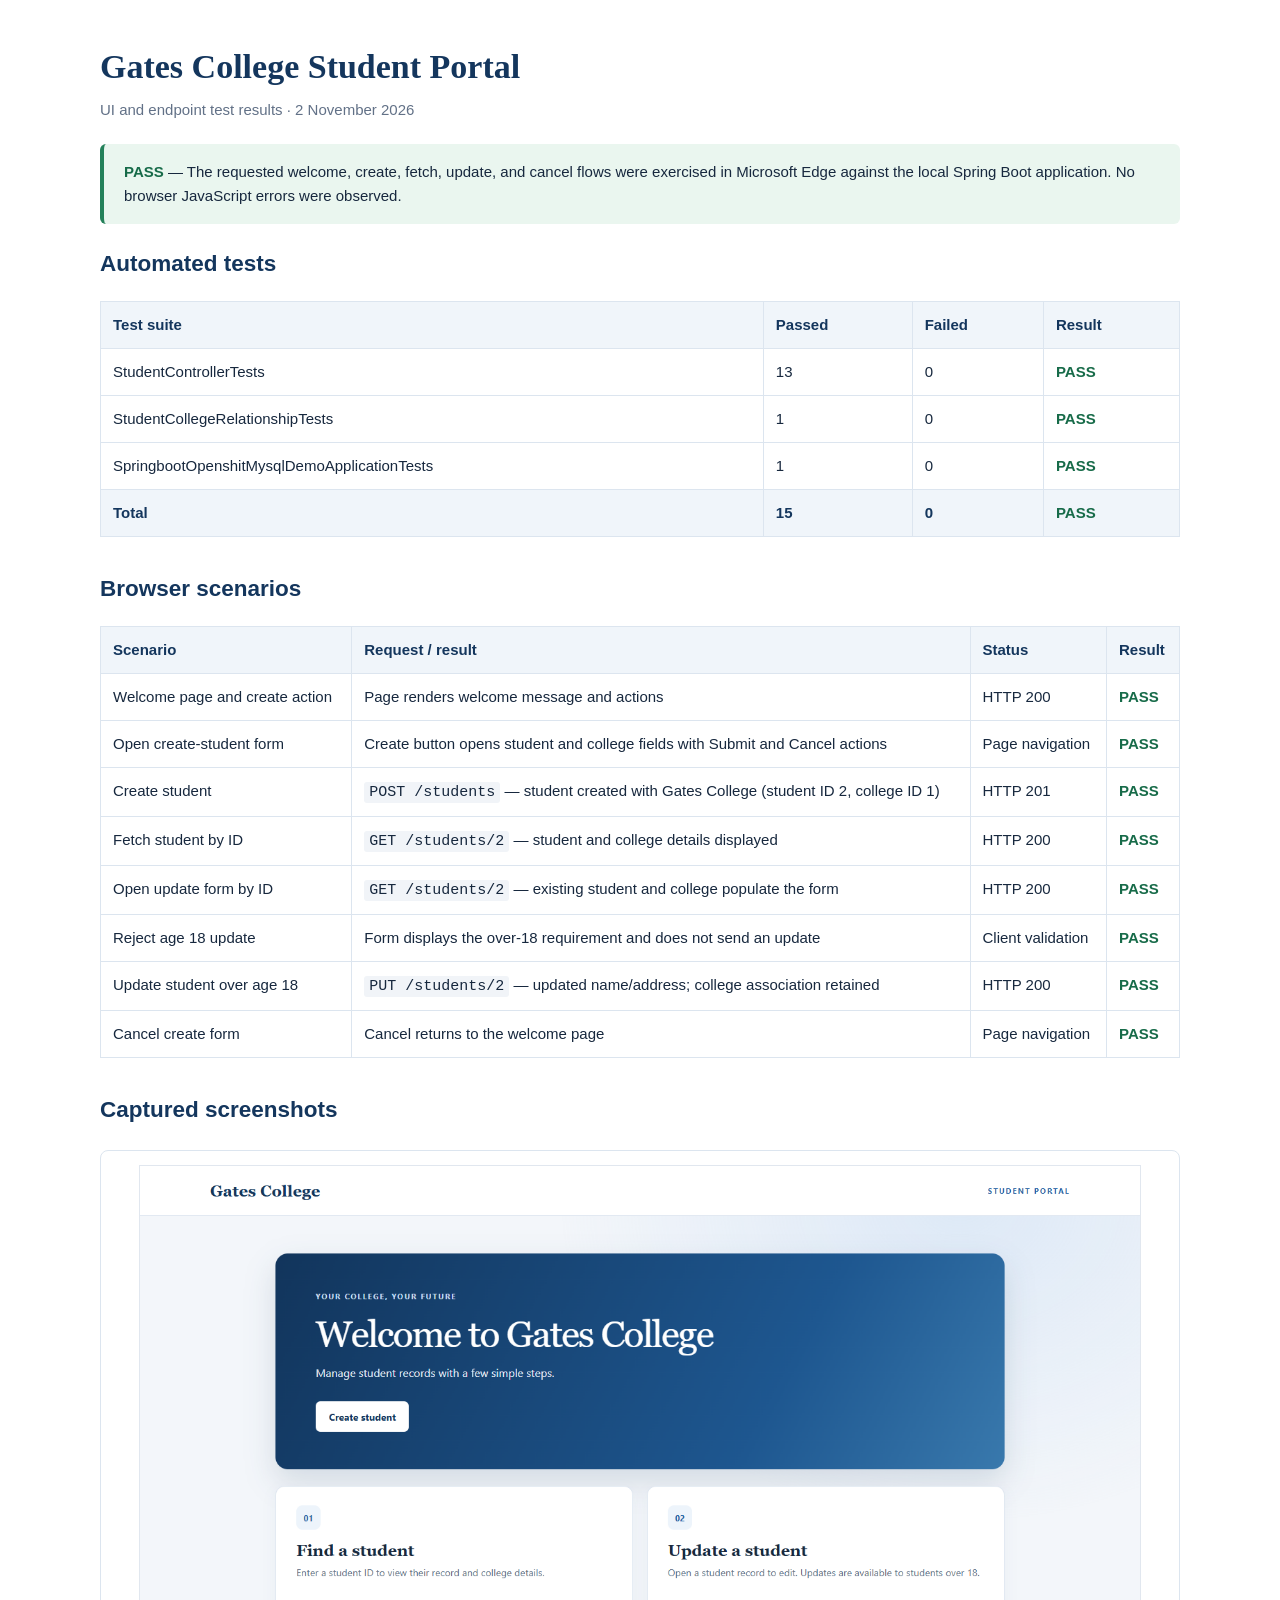
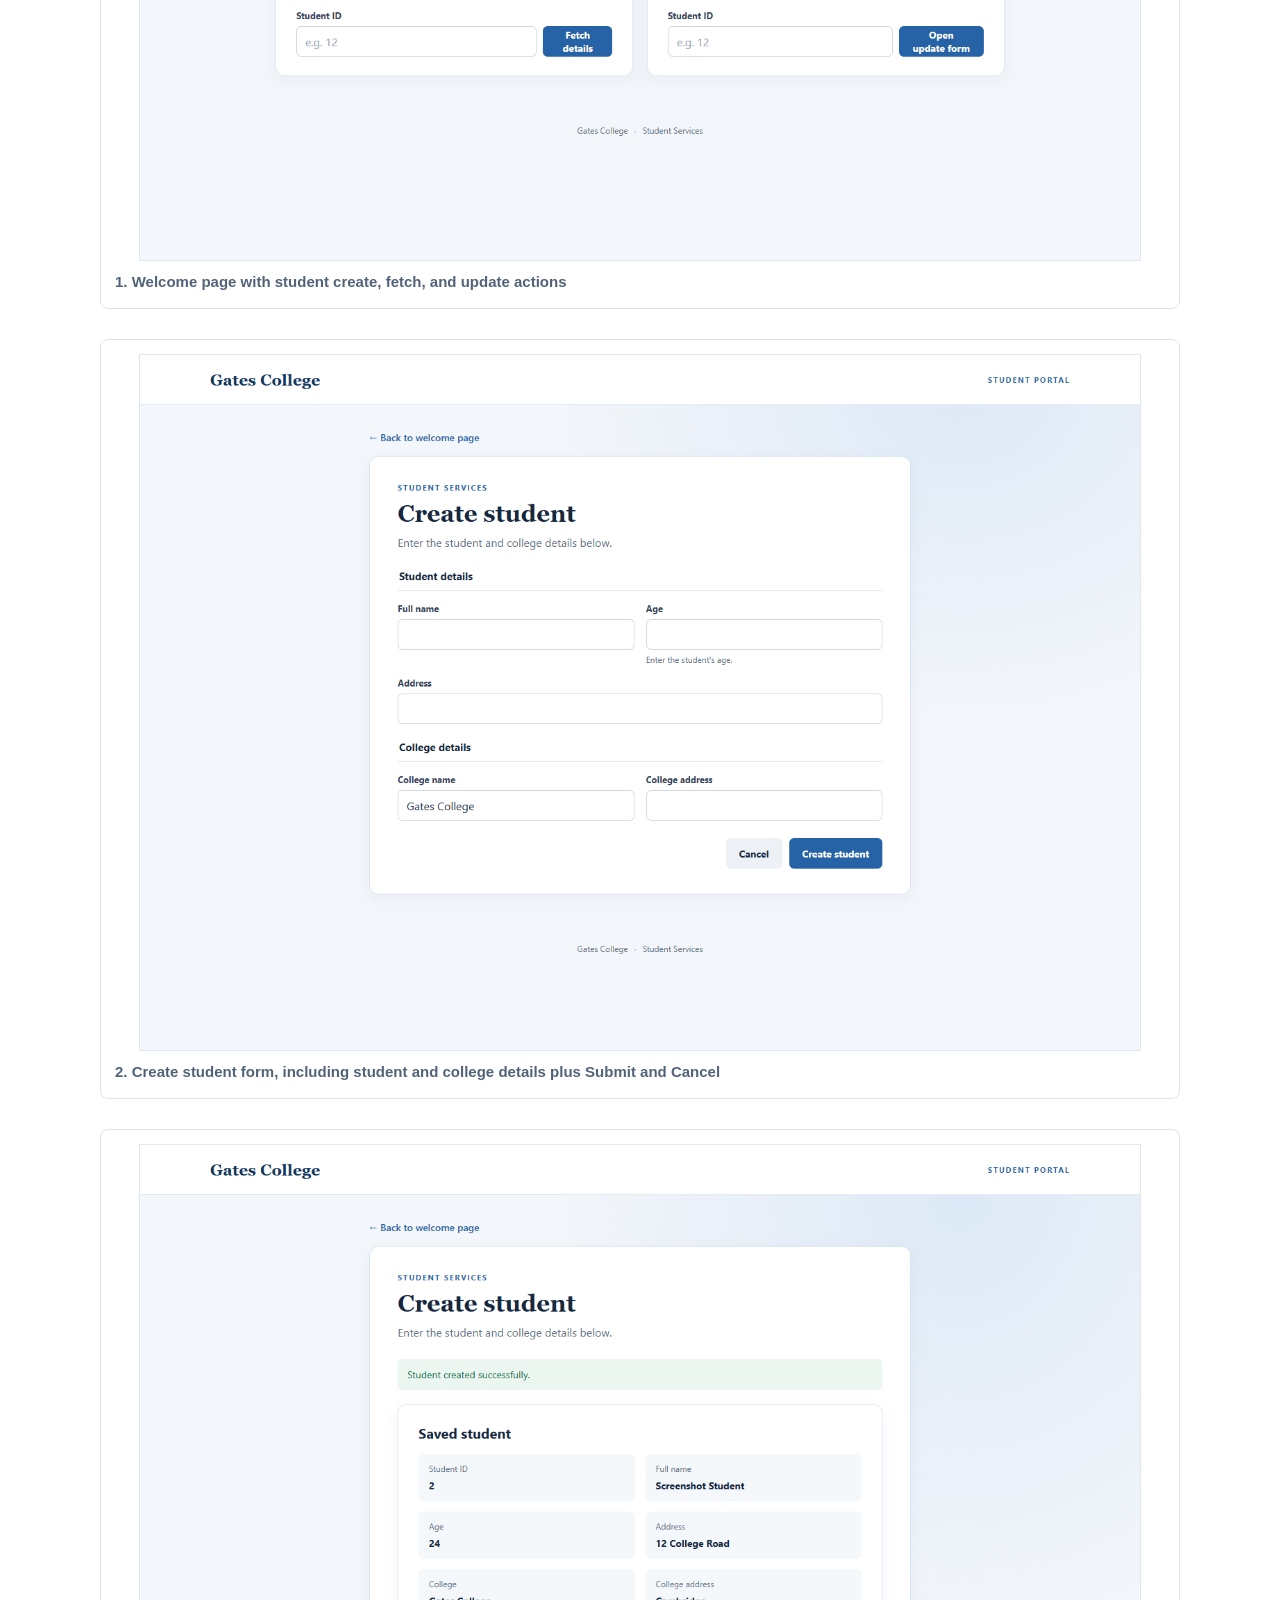
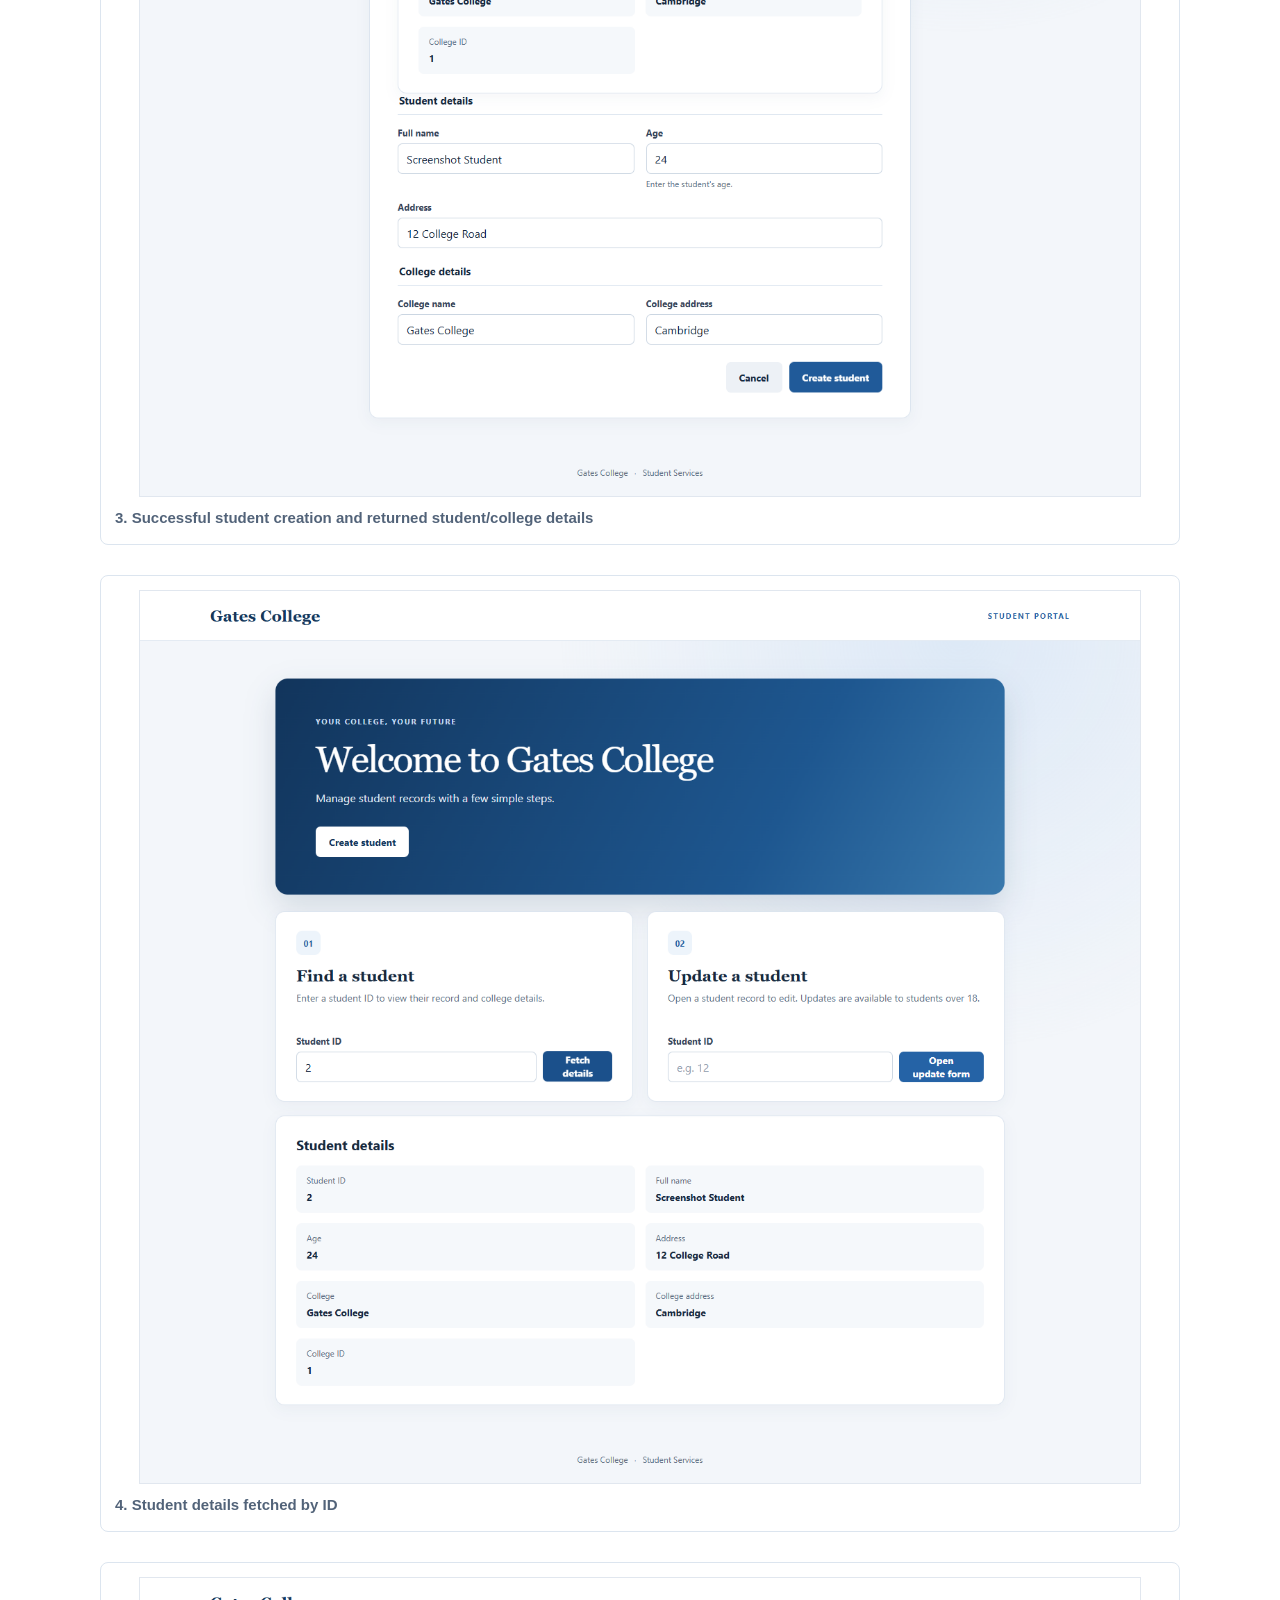
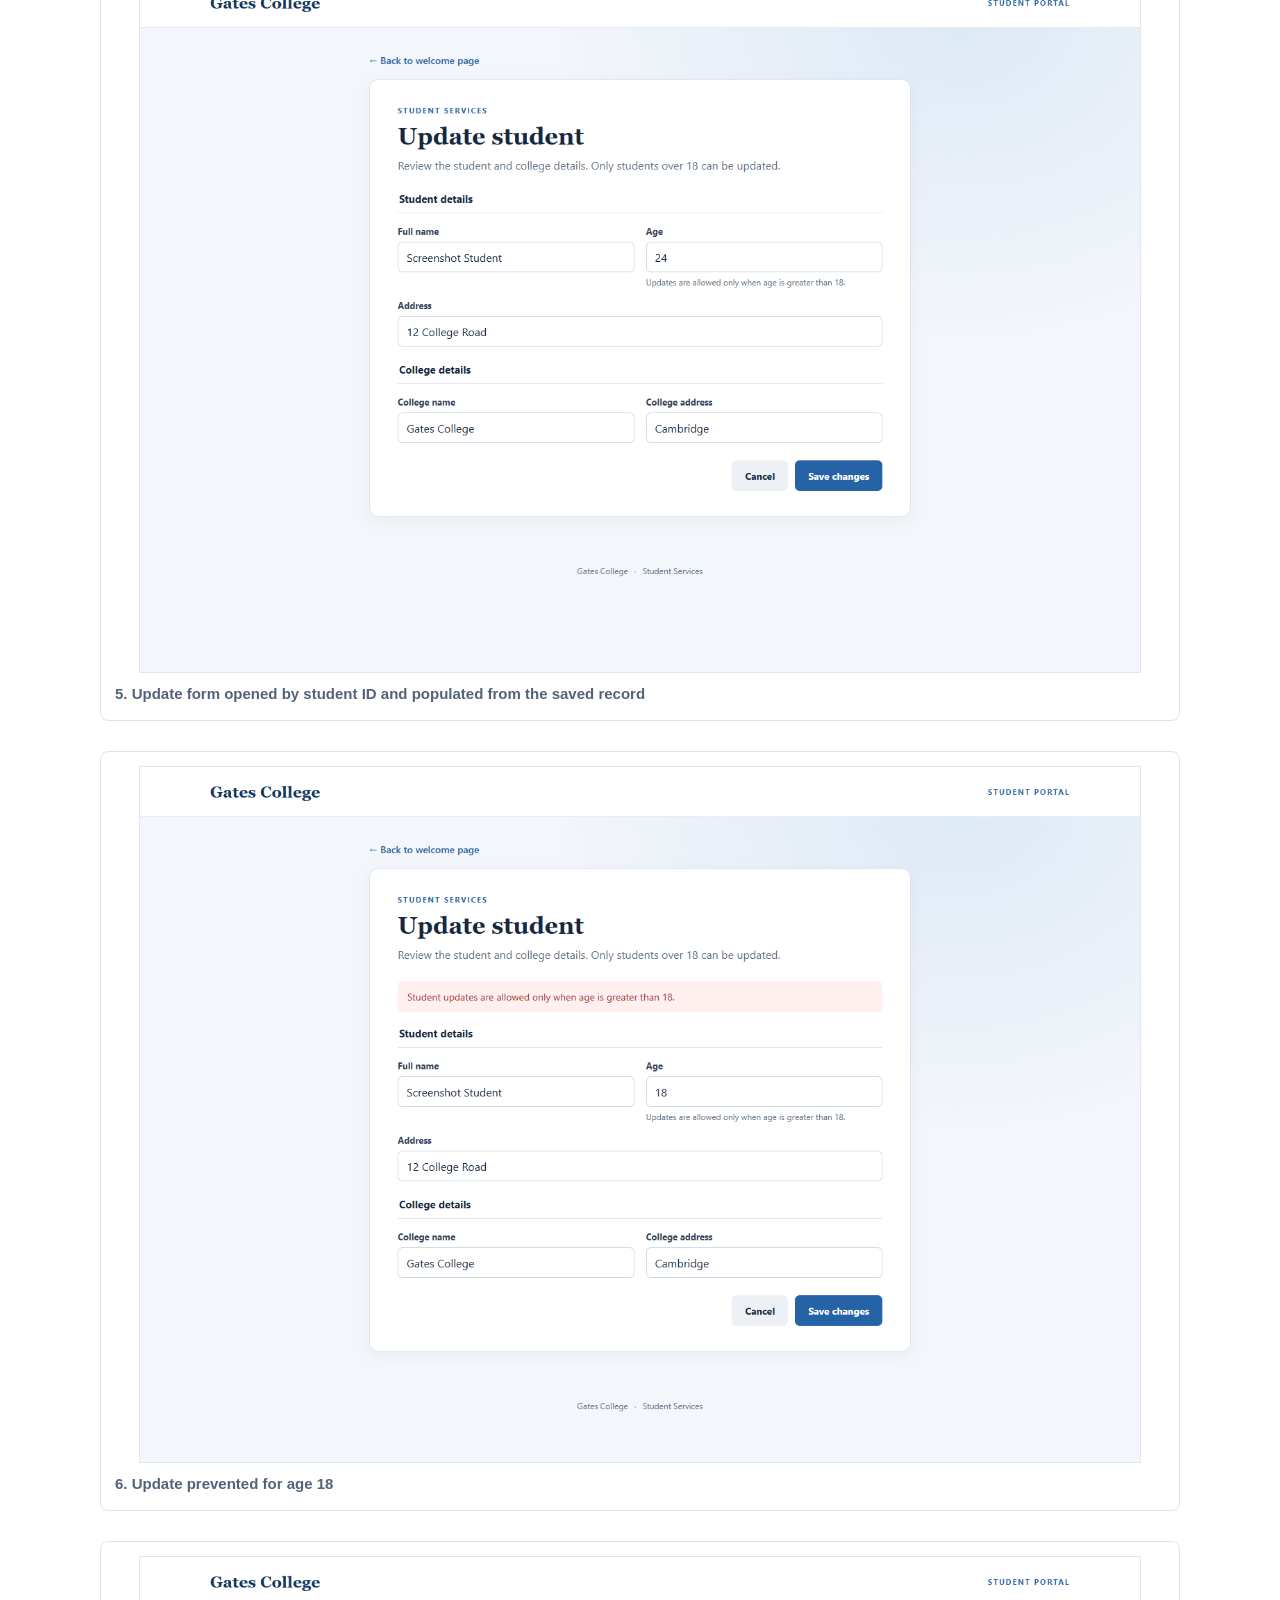
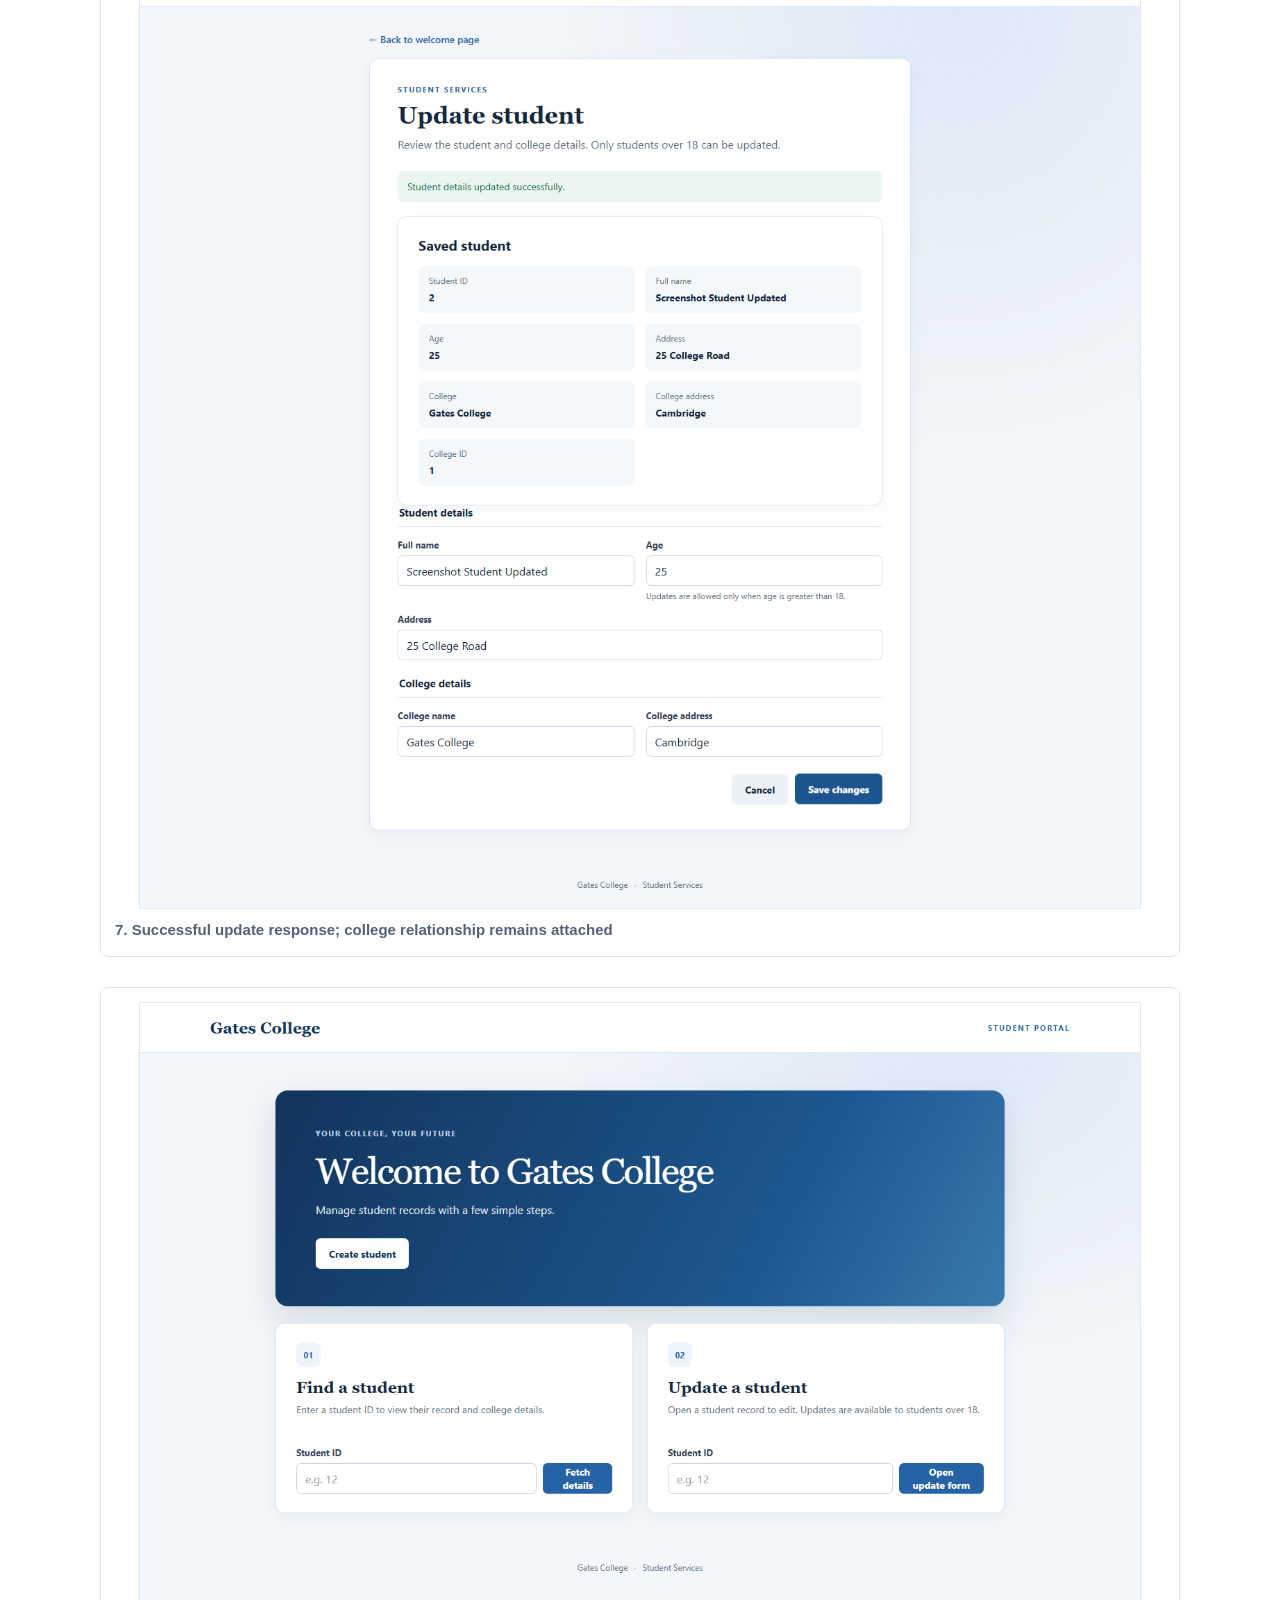
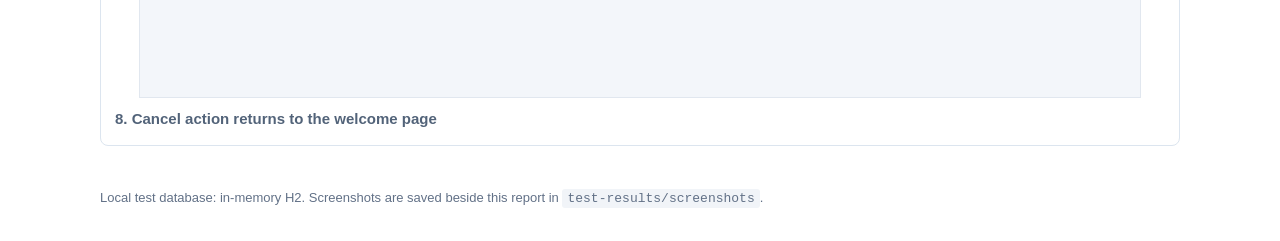
<file: test-results.html>
<!DOCTYPE html>
<html lang="en">
<head>
    <meta charset="UTF-8">
    <meta name="viewport" content="width=device-width, initial-scale=1">
    <title>Gates College Student Portal | Test Results</title>
    <style>
        body { max-width: 1080px; margin: 40px auto; padding: 0 24px; color: #17283e; font: 15px/1.6 "Segoe UI", Arial, sans-serif; }
        h1, h2 { color: #14365d; }
        h1 { margin-bottom: 4px; font-family: Georgia, "Times New Roman", serif; font-size: 34px; }
        .subtitle { margin-top: 0; color: #627187; }
        .summary { margin: 22px 0; padding: 16px 20px; background: #eaf6ef; border-left: 4px solid #24815a; border-radius: 6px; }
        .summary strong { color: #176b49; }
        table { width: 100%; margin: 18px 0 34px; border-collapse: collapse; }
        th, td { padding: 11px 12px; border: 1px solid #dce5ef; text-align: left; vertical-align: top; }
        th { color: #14365d; background: #f0f5fa; }
        code { padding: 2px 5px; background: #f1f4f8; border-radius: 3px; }
        .pass { color: #176b49; font-weight: 700; }
        figure { margin: 22px 0 30px; padding: 14px; border: 1px solid #dce5ef; border-radius: 8px; }
        figure img { display: block; width: min(100%, 1000px); height: auto; margin: 0 auto; border: 1px solid #e1e7ef; }
        figcaption { margin-top: 9px; color: #526379; font-weight: 600; }
        footer { margin: 42px 0 24px; color: #627187; font-size: 13px; }
    </style>
</head>
<body>
<h1>Gates College Student Portal</h1>
<p class="subtitle">UI and endpoint test results · 2 November 2026</p>

<div class="summary"><strong>PASS</strong> — The requested welcome, create, fetch, update, and cancel flows were exercised in Microsoft Edge against the local Spring Boot application. No browser JavaScript errors were observed.</div>

<h2>Automated tests</h2>
<table>
    <thead><tr><th>Test suite</th><th>Passed</th><th>Failed</th><th>Result</th></tr></thead>
    <tbody>
    <tr><td>StudentControllerTests</td><td>13</td><td>0</td><td class="pass">PASS</td></tr>
    <tr><td>StudentCollegeRelationshipTests</td><td>1</td><td>0</td><td class="pass">PASS</td></tr>
    <tr><td>SpringbootOpenshitMysqlDemoApplicationTests</td><td>1</td><td>0</td><td class="pass">PASS</td></tr>
    <tr><th>Total</th><th>15</th><th>0</th><th class="pass">PASS</th></tr>
    </tbody>
</table>

<h2>Browser scenarios</h2>
<table>
    <thead><tr><th>Scenario</th><th>Request / result</th><th>Status</th><th>Result</th></tr></thead>
    <tbody>
    <tr><td>Welcome page and create action</td><td>Page renders welcome message and actions</td><td>HTTP 200</td><td class="pass">PASS</td></tr>
    <tr><td>Open create-student form</td><td>Create button opens student and college fields with Submit and Cancel actions</td><td>Page navigation</td><td class="pass">PASS</td></tr>
    <tr><td>Create student</td><td><code>POST /students</code> — student created with Gates College (student ID 2, college ID 1)</td><td>HTTP 201</td><td class="pass">PASS</td></tr>
    <tr><td>Fetch student by ID</td><td><code>GET /students/2</code> — student and college details displayed</td><td>HTTP 200</td><td class="pass">PASS</td></tr>
    <tr><td>Open update form by ID</td><td><code>GET /students/2</code> — existing student and college populate the form</td><td>HTTP 200</td><td class="pass">PASS</td></tr>
    <tr><td>Reject age 18 update</td><td>Form displays the over-18 requirement and does not send an update</td><td>Client validation</td><td class="pass">PASS</td></tr>
    <tr><td>Update student over age 18</td><td><code>PUT /students/2</code> — updated name/address; college association retained</td><td>HTTP 200</td><td class="pass">PASS</td></tr>
    <tr><td>Cancel create form</td><td>Cancel returns to the welcome page</td><td>Page navigation</td><td class="pass">PASS</td></tr>
    </tbody>
</table>

<h2>Captured screenshots</h2>
<figure><img src="test-results/screenshots/01-welcome.png" alt="Gates College welcome page with create, fetch, and update actions"><figcaption>1. Welcome page with student create, fetch, and update actions</figcaption></figure>
<figure><img src="test-results/screenshots/02-create-student-form.png" alt="Create student form with student and college details"><figcaption>2. Create student form, including student and college details plus Submit and Cancel</figcaption></figure>
<figure><img src="test-results/screenshots/03-student-created.png" alt="Successful student creation and response details"><figcaption>3. Successful student creation and returned student/college details</figcaption></figure>
<figure><img src="test-results/screenshots/04-fetch-student.png" alt="Fetched student details on the welcome page"><figcaption>4. Student details fetched by ID</figcaption></figure>
<figure><img src="test-results/screenshots/05-update-student-form.png" alt="Update form prefilled with student and college details"><figcaption>5. Update form opened by student ID and populated from the saved record</figcaption></figure>
<figure><img src="test-results/screenshots/06-update-rejected-age.png" alt="Update rejected because student age is not greater than 18"><figcaption>6. Update prevented for age 18</figcaption></figure>
<figure><img src="test-results/screenshots/07-student-updated.png" alt="Successful update response showing the changed student details"><figcaption>7. Successful update response; college relationship remains attached</figcaption></figure>
<figure><img src="test-results/screenshots/08-cancel-return.png" alt="Welcome page after cancelling the create form"><figcaption>8. Cancel action returns to the welcome page</figcaption></figure>

<footer>Local test database: in-memory H2. Screenshots are saved beside this report in <code>test-results/screenshots</code>.</footer>
</body>
</html>
</file>
